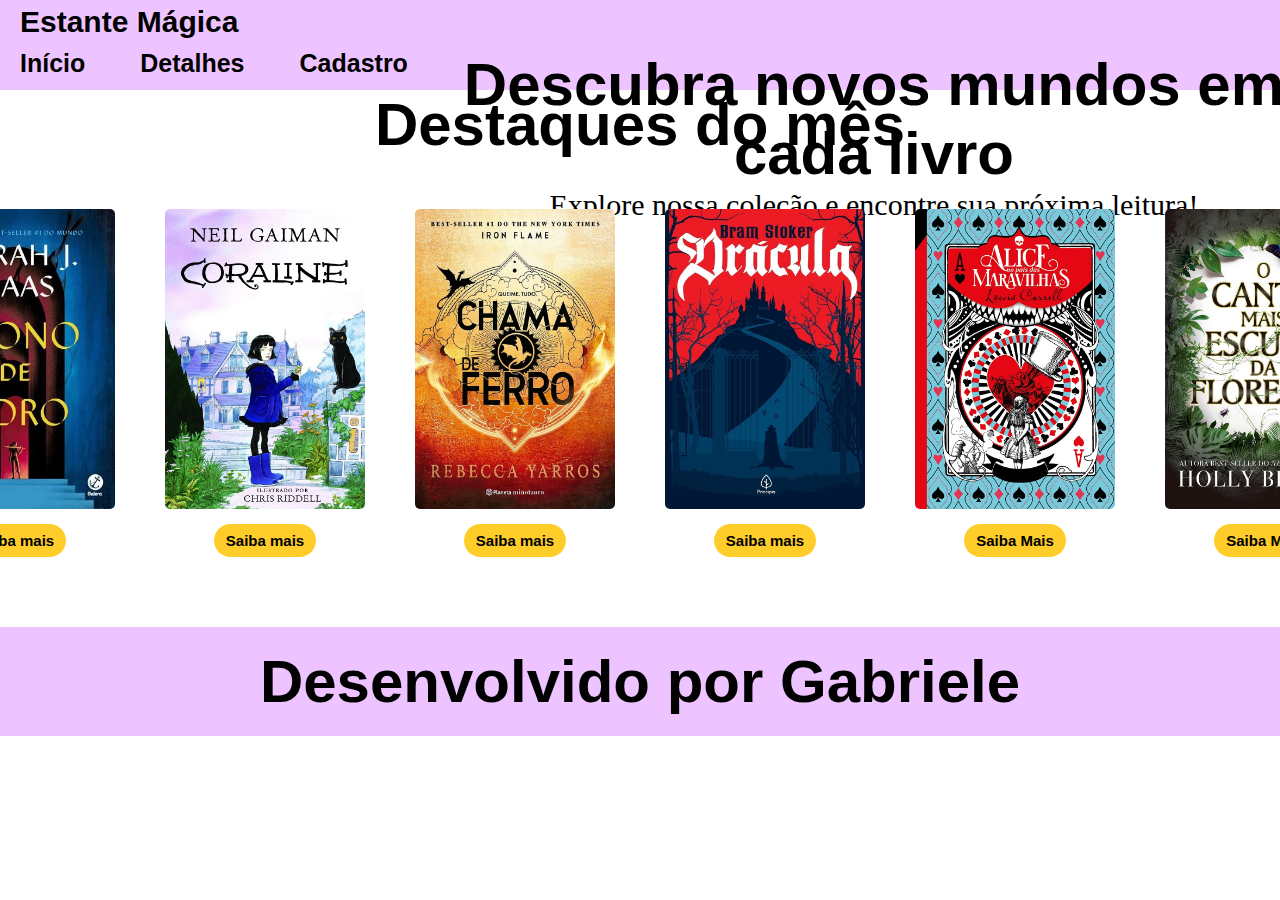
<file: index.html>
<!DOCTYPE html>
<html lang="pt-BR">
<head>
    <title>Pagina inicial</title>
    <meta charset="utf-8"/>
    <link rel="stylesheet" href="index.css">
</head>

<body>
    <header>
        <div class="topo">
        <h2 class="logo">Estante Mágica</h2>
    
    <nav>
        <ul>
            <li><a href="index.html">Início</a></li>
            <li><a href="detalhes.html">Detalhes</a></li>
            <li><a href="cadastro.html">Cadastro</a></li>
        </ul>
    </nav>
</div>

<div class="frasetopo">
    <main>
        <section>
            <h2>Descubra novos mundos em cada livro</h2>
            
            <p class="explore">Explore nossa coleção e encontre sua próxima leitura!</p>
        
        </section>
    </div>
</header>

        <section class="destaques">
            <h1 >Destaques do mês</h1>
            <ul>
                <li>
                    <img src="img/otronodevidro.jpg" alt="Capa do livro Trono de vidro" width="200">
                  <a href="tronodevidro.html"><button type="button">Saiba mais</button></a>
                </li>
                <li>
                    <img src="img/coraline.jpg" al="Capa do livro Coraline" width="200">
                   <a href="coraline.html"><button type="button">Saiba mais</button></a>
                </li>
                <li>
                    <img src="img/chama-de-ferro.jpg" al="Capa do livro chama de ferro" width="200">
                   <a href="chamadeferro.html"><button type ="button">Saiba mais</button></a>
                </li>
                <li>
                    <img src="img/dracula.jpg" al="Capa do livro Dracula" width="200">
                   <a href="dracula.html"><button type="button">Saiba mais</button></a>
                </li>
                <li>
                    <img src="img/alice-no-pais-das-maravilhas.jpg" alt="Capa do livro alice no pais das maravilhas" width="200">
                   <a href="detalhes.html"><button type="button">Saiba Mais</button></a>
                </li>
                <li>
                    <img src="img/o_canto_mais_escuro_da_floresta.jpg" alt="Capa do livro O canto mais escuro da floresta" width="200">
                    <a href="ocantomaisescuro.html"><button type="button">Saiba Mais</button></a>
                </li>
            </ul>
        </section>
    </main>
    
    <footer>
        <h1>Desenvolvido por Gabriele</h1>
    </footer>
    
</body>
</html>
</file>
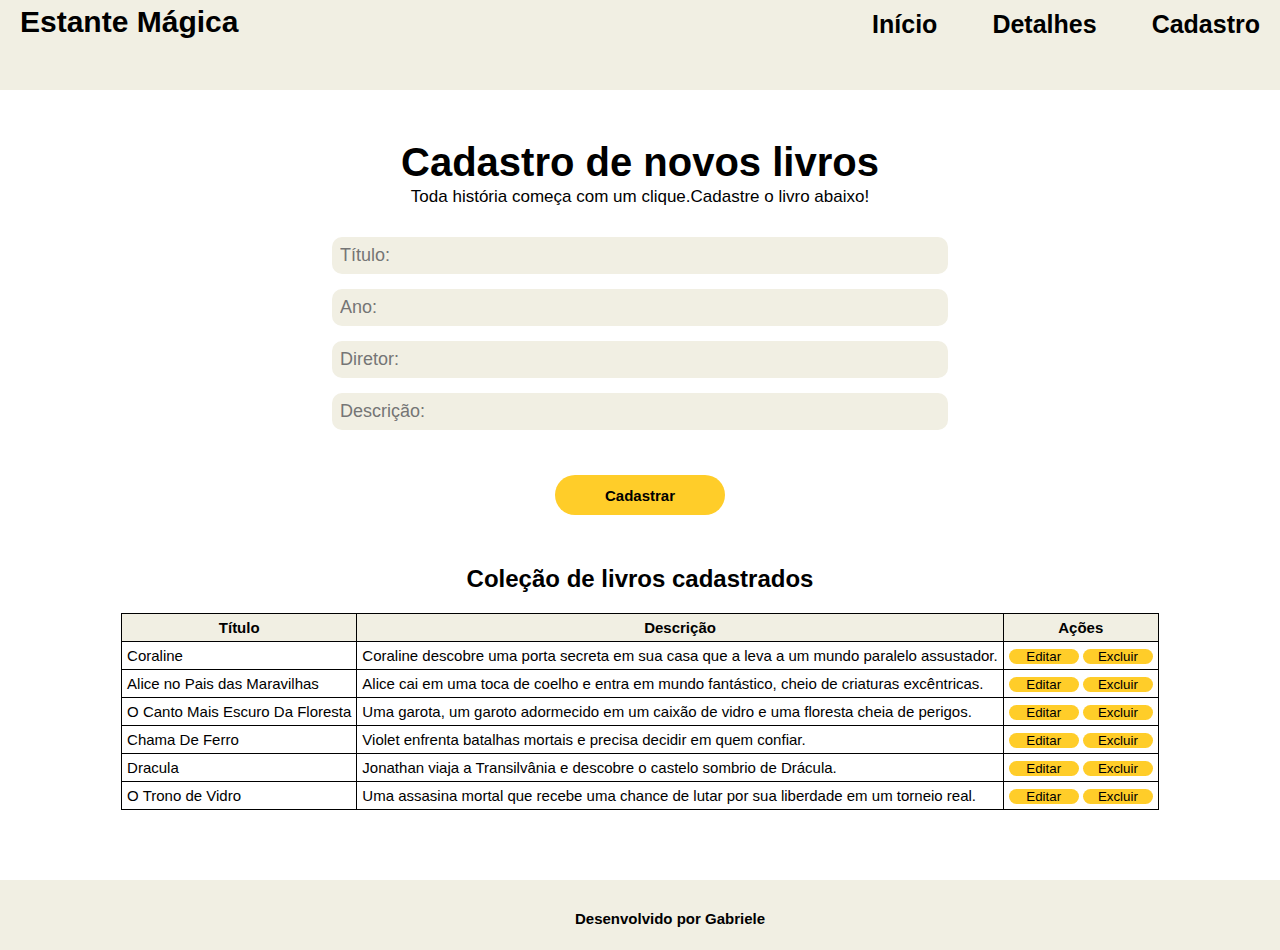
<file: cadastro.html>
<!DOCTYPE html>
<html lang="pt-BR">
 <head>
<title>Cadastro</title>
    <meta charset="utf-8">
    <link rel="stylesheet" href="cadastro.css">
</head>

 <body>
    <header>
           <h1 class="logo">Estante Mágica</h1> 
           
         <nav>
         <ul>
           <ul>
            <li><a href="index.html">Início</a></li>
            <li><a href="detalhes.html">Detalhes</a></li>
             <li><a href="cadastro.html">Cadastro</a></li>
         </ul>
         </nav>
   </header>

        <main>
            
            <div class="topo">
            <h2>Cadastro de novos livros</h2>
             <p>Toda história começa com um clique.Cadastre o livro abaixo!</p>
        </div>

            <div class="form-container">
            <form>

               <input type="text" id="titulo:" name="titulo"
                placeholder="Título:"></placehouder>

                <input type="text" id="ano" name="ano"
                placeholder="Ano:"></placehouder>

                <input type="text" id="diretor" name="diretor"
                placeholder="Diretor:"></placehouder>

                <input type="text" id="descricao" name="descricao"
                placeholder="Descrição:"></placehouder>
            
                <button class="cadastrar" type="submit">Cadastrar</button>
             </div>
            </form>
        
            <h2> Coleção de livros cadastrados</h2>
            <table border="1">
            <thead>
                <tr>
                    <th>Título</th>
                    <th>Descrição</th>
                    <th>Ações</th>
                </tr>
            </thead>
            <tbody>
                <tr>
                    <td>Coraline</td>
                    <td>Coraline descobre uma porta secreta em sua casa que a leva a um mundo paralelo assustador.</td>
                    <td>
                        <button>Editar</button>
                        <button>Excluir</button>
                    </td>
                </tr>
                <tr>
                    <td>Alice no Pais das Maravilhas</td>
                    <td>Alice cai em uma toca de coelho e entra em mundo fantástico, cheio de criaturas excêntricas.</td>
                    <td>
                        <button>Editar</button>
                        <button>Excluir</button>
                    </td>
                </tr>
                <tr>
                    <td>O Canto Mais Escuro Da Floresta</td>
                    <td>Uma garota, um garoto adormecido em um caixão de vidro e uma floresta cheia de perigos.
                    <td>
                        <button>Editar</button>
                        <button>Excluir</button>
                    </td>
                </tr>

                <tr>
                    <td>Chama De Ferro</td>
                    <td>Violet enfrenta batalhas mortais e precisa decidir em quem confiar.</td>
                    <td>
                        <button>Editar</button>
                        <button>Excluir</button>
                    </td>
                </tr>
                <tr>
                <td>Dracula</td>
                <td>Jonathan viaja a Transilvânia e descobre o castelo sombrio de Drácula. </td>
                <td>
                    <button>Editar</button>
                    <button>Excluir</button>
                </td>
                </tr>
                <tr>
                    <td>O Trono de Vidro</td>
                    <td>Uma assasina mortal que recebe uma chance de lutar por sua liberdade em um torneio real.</td>
                    <td>
                        <button>Editar</button>
                        <button>Excluir</button>
                    </td>
                </tr>
                
            </tbody>
            </table>
            </div>
           
        </main>

        <footer>
            <h1>Desenvolvido por Gabriele</h1>
        </footer>
        
    </body>
    </html>
</file>
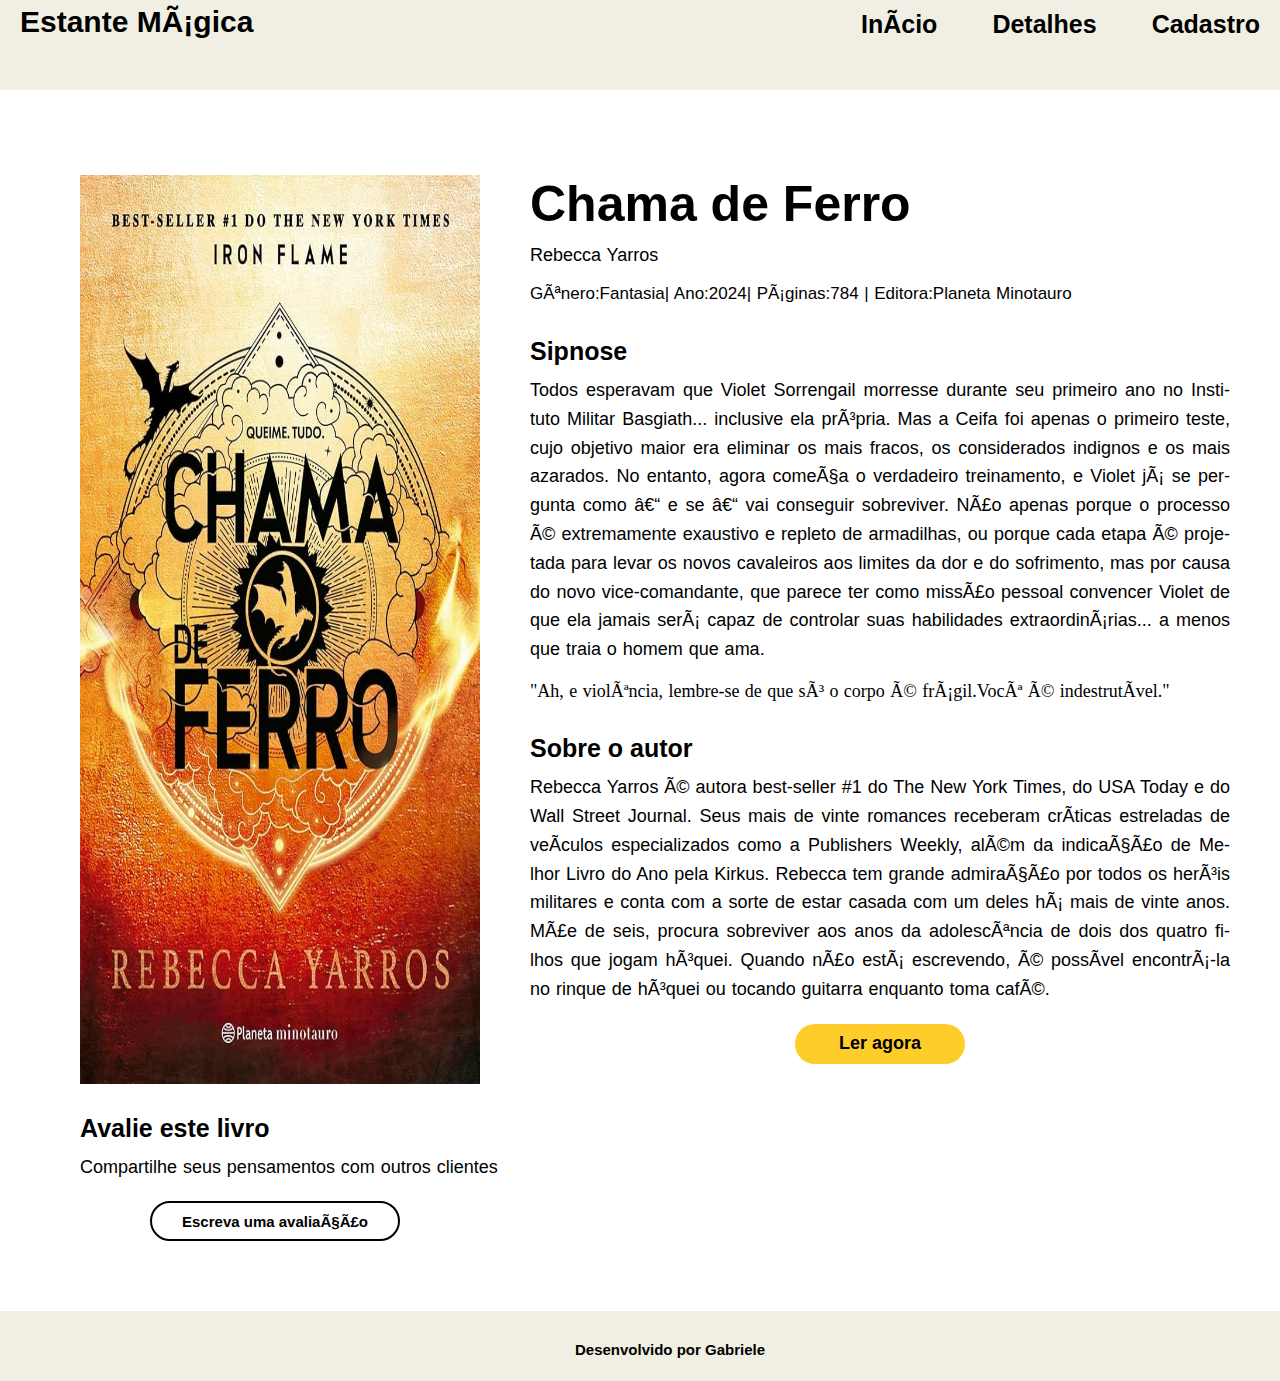
<file: chamadeferro.html>
<!DOCTYPE html>
<html lang="pt-BR">
<head>
    <title>chamadeferro</title>
    <meta charset="UFT-8">
    <link rel="stylesheet" href="style.css">

</head>
    
<body>
    <header>
        <h1  class="logo">Estante Mágica</h1>
        <nav>
            <ul>
                <li><a href="index.html">Início</a></li>
                <li><a href="detalhes.html">Detalhes</a></li>
                 <li><a href="cadastro.html">Cadastro</a></li>
             </ul>
        </nav>
    </header>
    

    <main>
        <div class="livro-container">
            <img class="capalivro" src="img/chama-de-ferro.jpg" alt="Chama De Ferro" width="400">

        <article>
            <h1 class="livro">Chama de Ferro</h1>
            <p class="autor">Rebecca Yarros</p>
            <p class="genero">Gênero:Fantasia| Ano:2024| Páginas:784 | Editora:Planeta Minotauro</p>

            <h2>Sipnose</h2>
            <p class="sipnose">Todos esperavam que Violet Sorrengail morresse durante seu primeiro ano no Instituto Militar Basgiath... inclusive ela própria. Mas a Ceifa foi apenas o primeiro teste, cujo objetivo maior era eliminar os mais fracos, os considerados indignos e os mais azarados. No entanto, agora começa o verdadeiro treinamento, e Violet já se pergunta como – e se – vai conseguir sobreviver. Não apenas porque o processo é extremamente exaustivo e repleto de armadilhas, ou porque cada etapa é projetada para levar os novos cavaleiros aos limites da dor e do sofrimento, mas por causa do novo vice-comandante, que parece ter como missão pessoal convencer Violet de que ela jamais será capaz de controlar suas habilidades extraordinárias... a menos que traia o homem que ama.</p>
        <p class="citacao">"Ah, e violência, lembre-se de que só o corpo é frágil.Você é indestrutível."</p>

        <h2>Sobre o autor</h2>
        <p>Rebecca Yarros é autora best-seller #1 do The New York Times, do USA Today e do Wall Street Journal. Seus mais de vinte romances receberam críticas estreladas de veículos especializados como a Publishers Weekly, além da indicação de Melhor Livro do Ano pela Kirkus. Rebecca tem grande admiração por todos os heróis militares e conta com a sorte de estar casada com um deles há mais de vinte anos. Mãe de seis, procura sobreviver aos anos da adolescência de dois dos quatro filhos que jogam hóquei. Quando não está escrevendo, é possível encontrá-la no rinque de hóquei ou tocando guitarra enquanto toma café.</p>
        <button type="button">Ler agora</button>
        </article>
    </div>

        <div class="caixa-avaliacao">
        <h2>Avalie este livro</h2>
        <p>Compartilhe seus pensamentos com outros clientes</p>
        <button class= "avaliacao" type="button">Escreva uma avaliação</button>
        </div>
    </main>

    <footer>
    <h1> Desenvolvido por Gabriele</h1>
   </footer>

    </body>
    </html>
</file>
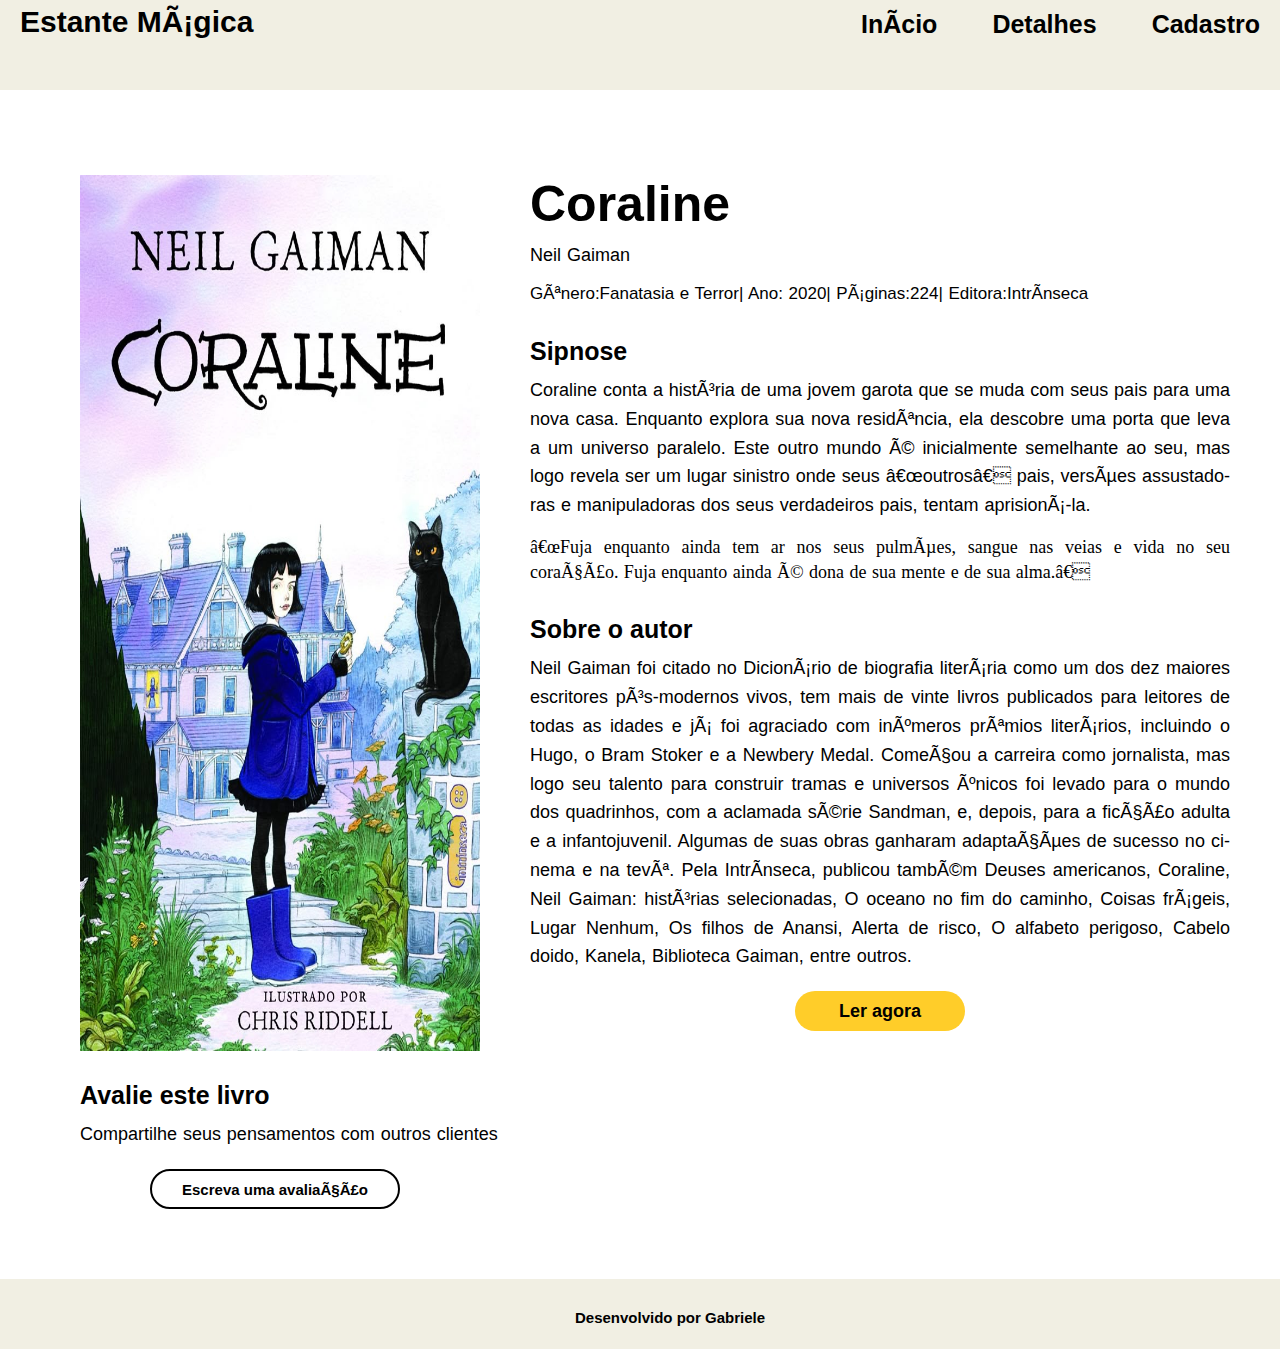
<file: coraline.html>
<!DOCTYPE html>
<html lang="pt-BR">
<head>
    <title>coraline</title>
    <meta charset="UFT-8">
    <link rel="stylesheet" href="style.css">
</head>

<body>
    <header>
        <h1 class="logo">Estante Mágica</h1>
    <nav>
        <ul>
            <li><a href="index.html">Início</a></li>
            <li><a href="detalhes.html">Detalhes</a></li>
             <li><a href="cadastro.html">Cadastro</a></li>
         </ul>
    </nav>
</header>

    <main>

        <div class="livro-container">
            <img class="capalivro" src="img/coraline.jpg" alt="Coraline" width="400">

            <article>
            <h1 class="livro">Coraline</h1>
            <p class="autor">Neil Gaiman</p>
            <p class="genero">Gênero:Fanatasia e Terror| Ano: 2020| Páginas:224| Editora:Intrínseca</p>

            <h2>Sipnose</h2>
            <p class="sipnose">Coraline conta a história de uma jovem garota que se muda com seus pais para uma nova casa. Enquanto explora sua nova residência, ela descobre uma porta que leva a um universo paralelo. Este outro mundo é inicialmente semelhante ao seu, mas logo revela ser um lugar sinistro onde seus “outros” pais, versões assustadoras e manipuladoras dos seus verdadeiros pais, tentam aprisioná-la.</p>
        <p class="citacao"> “Fuja enquanto ainda tem ar nos seus pulmões, sangue nas veias e vida no seu coração. Fuja enquanto ainda é dona de sua mente e de sua alma.”</p>
           

        <h2>Sobre o autor</h2>
        <p>Neil Gaiman foi citado no Dicionário de biografia literária como um dos dez maiores escritores pós-modernos vivos, tem mais de vinte livros publicados para leitores de todas as idades e já foi agraciado com inúmeros prêmios literários, incluindo o Hugo, o Bram Stoker e a Newbery Medal. Começou a carreira como jornalista, mas logo seu talento para construir tramas e universos únicos foi levado para o mundo dos quadrinhos, com a aclamada série Sandman, e, depois, para a ficção adulta e a infantojuvenil. Algumas de suas obras ganharam adaptações de sucesso no cinema e na tevê. Pela Intrínseca, publicou também Deuses americanos, Coraline, Neil Gaiman: histórias selecionadas, O oceano no fim do caminho, Coisas frágeis, Lugar Nenhum, Os filhos de Anansi, Alerta de risco, O alfabeto perigoso, Cabelo doido, Kanela, Biblioteca Gaiman, entre outros.</p>
        <button type="button">Ler agora</button>
         </article>
        </div>
    
        <div class="caixa-avaliacao">
        <h2>Avalie este livro</h2>
        <p>Compartilhe seus pensamentos com outros clientes</p>
        <button class="avaliacao"  type="button">Escreva uma avaliação</button>
        </div> 
    </main>

<footer> 
    <h1> Desenvolvido por Gabriele</h1>
</footer>

</body>
</html>
</file>
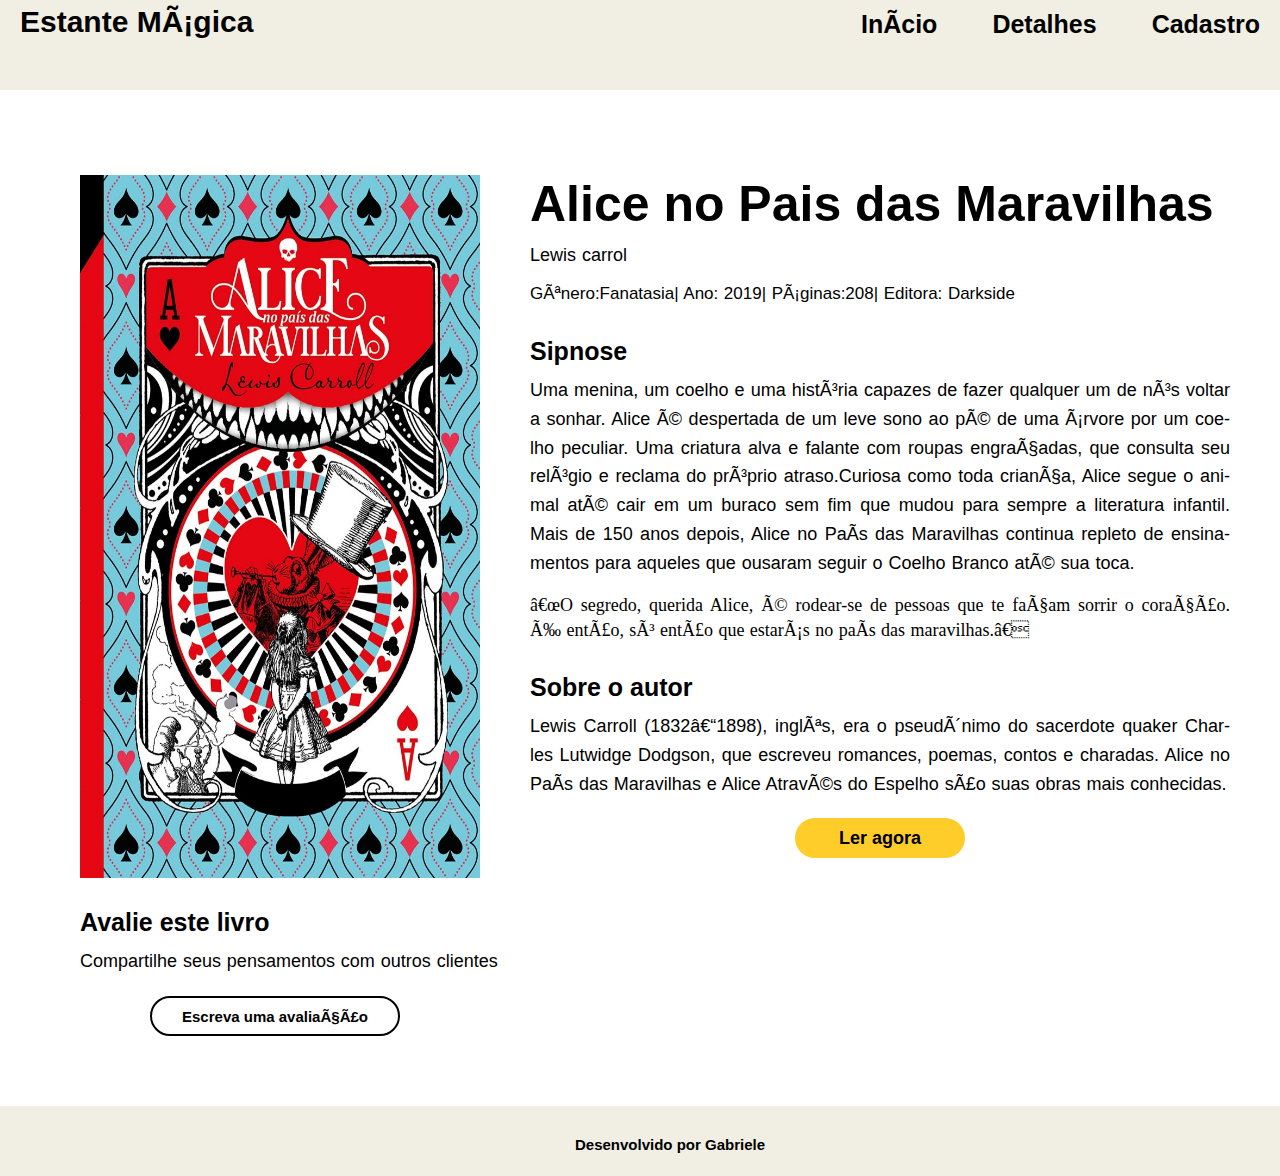
<file: detalhes.html>
<!DOCTYPE html>
<html lang="pt-BR">
<head>
    <title>Detalhes</title>
    <meta charset="UFT-8">
    <link rel="stylesheet" href="style.css">
</head>

<body>
<header>
        <h1  class="logo">Estante Mágica</h1>

    <nav>
        <ul>
            <li><a href="index.html">Início</a></li>
            <li><a href="detalhes.html">Detalhes</a></li>
             <li><a href="cadastro.html">Cadastro</a></li>
         </ul>
    </nav>
</header>

    <main>
        <div class="livro-container">
        <img href src="img/alice-no-pais-das-maravilhas.jpg" alt="Alice no pais das Maravilhas" width="400">

          <article>
            <h1 class="livro">Alice no Pais das Maravilhas</h1>
            <p class="autor">Lewis carrol</p>
            <p class="genero">Gênero:Fanatasia| Ano: 2019| Páginas:208| Editora: Darkside</p>

            <h2>Sipnose</h2>
            <p class="sipnose"> Uma menina, um coelho e uma história capazes de fazer qualquer um de nós voltar a sonhar. Alice é despertada de um leve sono ao pé de uma árvore por um coelho peculiar. Uma criatura alva e falante com roupas engraçadas, que consulta seu relógio e reclama do próprio atraso.Curiosa como toda criança, Alice segue o animal até cair em um buraco sem fim que mudou para sempre a literatura infantil. Mais de 150 anos depois, Alice no País das Maravilhas continua repleto de ensinamentos para aqueles que ousaram seguir o Coelho Branco até sua toca.</p>
        <p class="citacao">“O segredo, querida Alice, é rodear-se de pessoas que te façam sorrir o coração. É então, só então que estarás no país das maravilhas.”</p>
        
        <h2>Sobre o autor</h2>
        <p>Lewis Carroll (1832–1898), inglês, era o pseudônimo do sacerdote quaker Charles Lutwidge Dodgson, que escreveu romances, poemas, contos e charadas. Alice no País das Maravilhas e Alice Através do Espelho são suas obras mais conhecidas.</p>
        <button type="button">Ler agora</button>
        </article>
        </div>

      <div class="caixa-avaliacao">
        <h2>Avalie este livro</h2>
        <p>Compartilhe seus pensamentos com outros clientes</p>
        <button class="avaliacao" type="button">Escreva uma avaliação</button>
        </div>
    </main>

<footer>
    <h1> Desenvolvido por Gabriele</h1>
</footer>

</body>
</html>
</file>
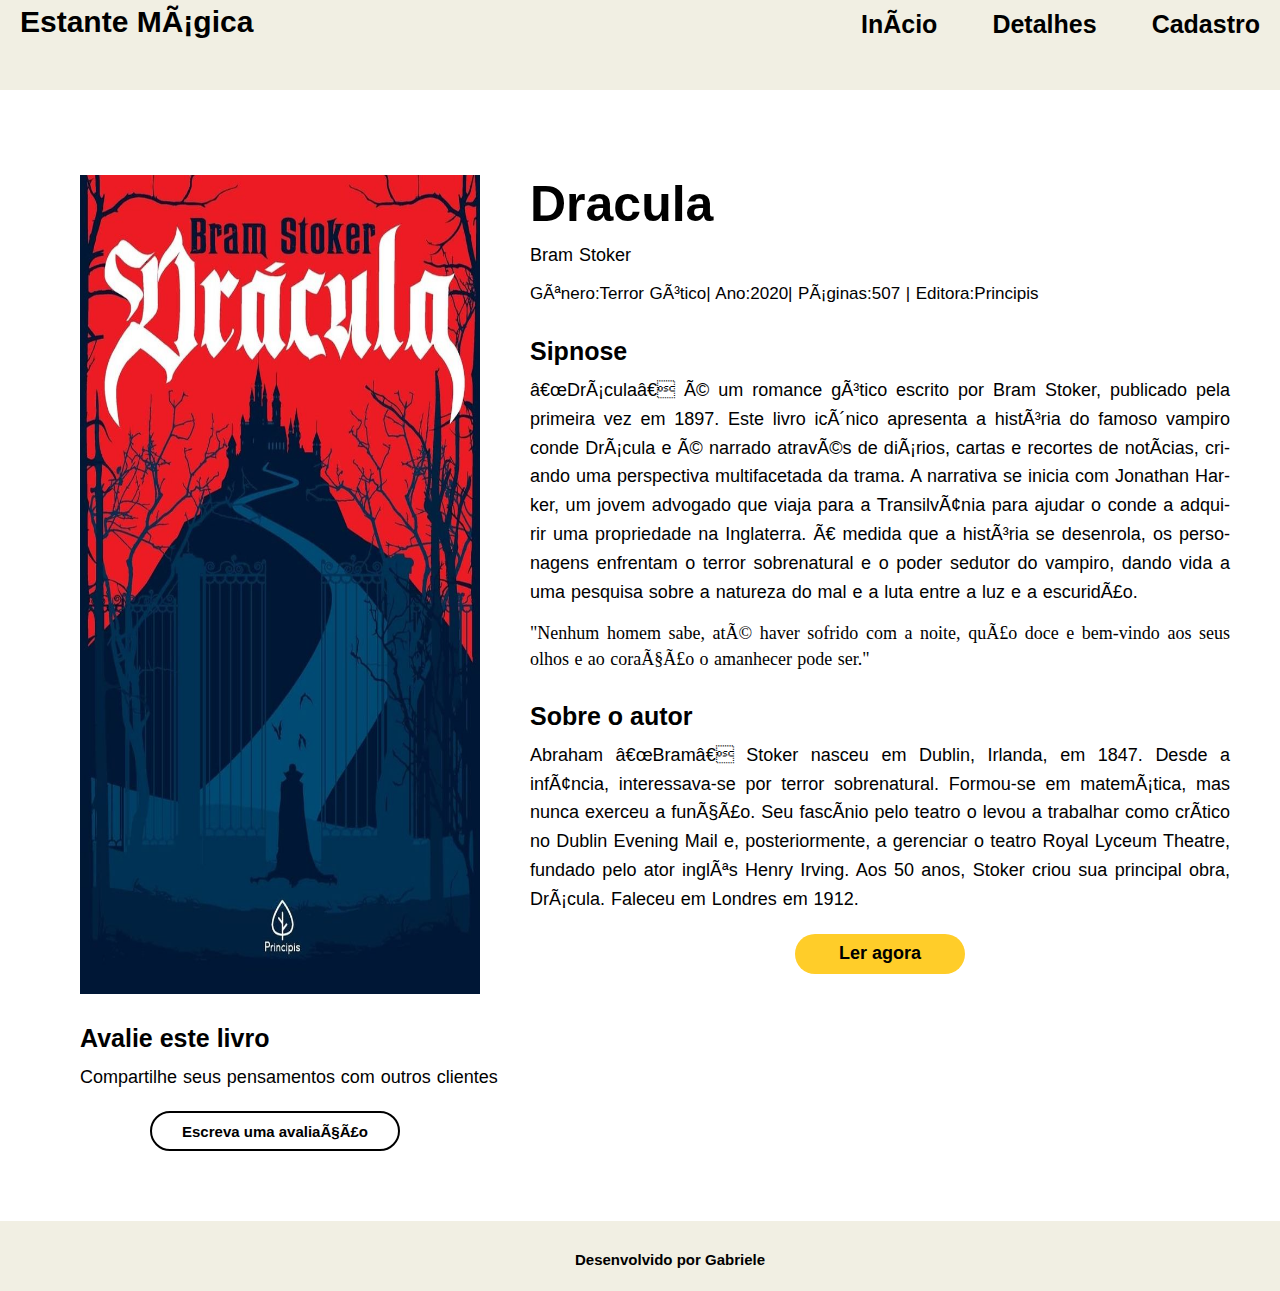
<file: dracula.html>
<!DOCTYPE html>
<html lang="pt-BR">
<head>
    <title>Dracula</title>
    <meta charset="UFT-8">
    <link rel="stylesheet" href="style.css">
</head>

<body>
    <header>
        <h1  class="logo">Estante Mágica</h1>
    <nav>
        <ul>
            <li><a href="index.html">Início</a></li>
            <li><a href="detalhes.html">Detalhes</a></li>
             <li><a href="cadastro.html">Cadastro</a></li>
         </ul>
    </nav>
</header>

    <main>

        <div class="livro-container">
          <img class="capalivro" href src="img/dracula.jpg" alt="Dracula" width="400">

            <article>
            <h1 class="livro">Dracula</h1>
            <p class="autor">Bram Stoker</p>
            <p class="genero">Gênero:Terror Gótico| Ano:2020| Páginas:507 | Editora:Principis</p>

            <h2>Sipnose</h2>
            <p class="sipnose">“Drácula” é um romance gótico escrito por Bram Stoker, publicado pela primeira vez em 1897. Este livro icônico apresenta a história do famoso vampiro conde Drácula e é narrado através de diários, cartas e recortes de notícias, criando uma perspectiva multifacetada da trama. A narrativa se inicia com Jonathan Harker, um jovem advogado que viaja para a Transilvânia para ajudar o conde a adquirir uma propriedade na Inglaterra. À medida que a história se desenrola, os personagens enfrentam o terror sobrenatural e o poder sedutor do vampiro, dando vida a uma pesquisa sobre a natureza do mal e a luta entre a luz e a escuridão.</p>
        <p class="citacao">"Nenhum homem sabe, até haver sofrido com a noite, quão doce e bem-vindo aos seus olhos e ao coração o amanhecer pode ser."</p>
        
        <h2>Sobre o autor</h2>
        <p>Abraham “Bram” Stoker nasceu em Dublin, Irlanda, em 1847. Desde a infância, interessava-se por terror sobrenatural. Formou-se em matemática, mas nunca exerceu a função. Seu fascínio pelo teatro o levou a trabalhar como crítico no Dublin Evening Mail e, posteriormente, a gerenciar o teatro Royal Lyceum Theatre, fundado pelo ator inglês Henry Irving. Aos 50 anos, Stoker criou sua principal obra, Drácula. Faleceu em Londres em 1912.</p>

        <button type="button">Ler agora</button>
       </article>
        </div>

<div class="caixa-avaliacao">
        <h2>Avalie este livro</h2>
        <p>Compartilhe seus pensamentos com outros clientes</p>
        <button class="avaliacao" type="button">Escreva uma avaliação</button>
       </div>
    </main>

    <footer>
    <h1> Desenvolvido por Gabriele</h1>
</footer>

</body>
</html>
</file>
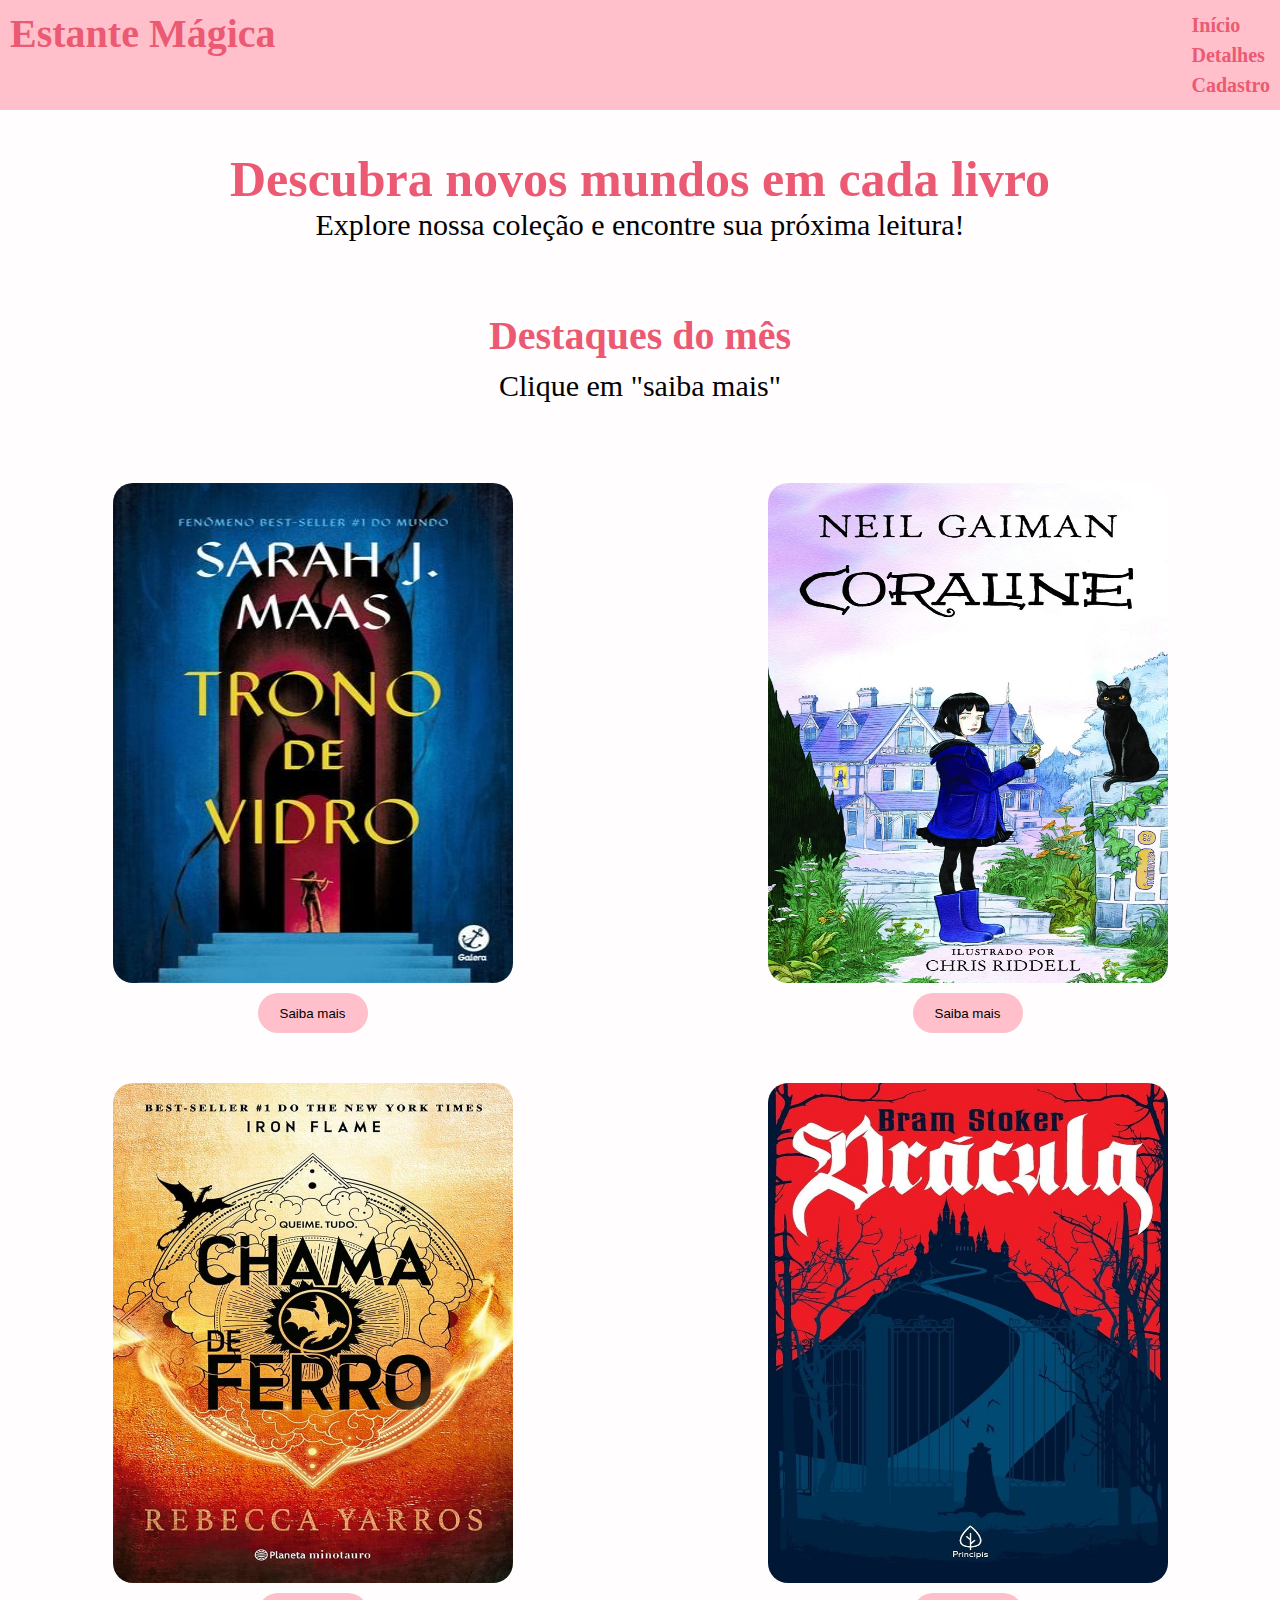
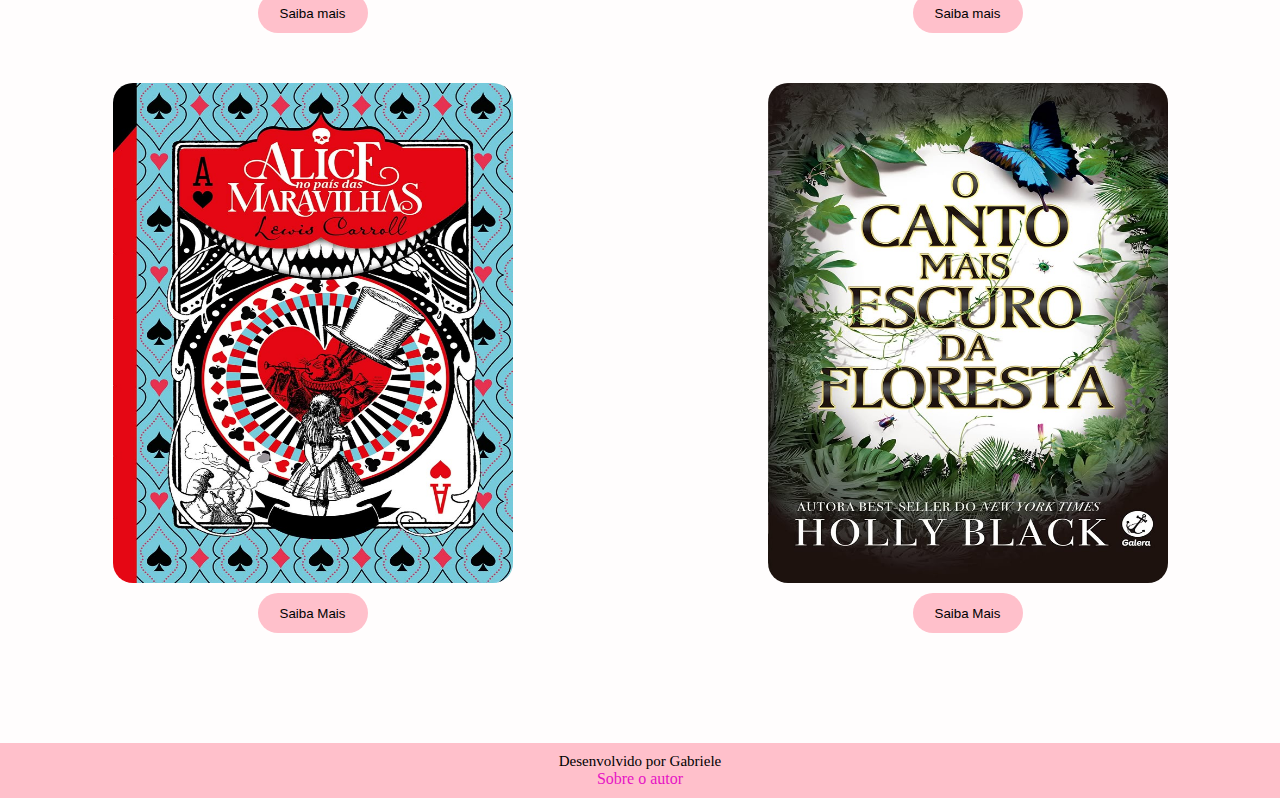
<file: index2.html>
<!DOCTYPE html>
<html lang="pt-BR">
<head>
    <title>Pagina inicial</title>
    <meta charset="utf-8"/>
    <link rel="stylesheet" href="index2.css">
</head>

<body>
    <header>
        <h1  class="logo">Estante Mágica</h1>
    <nav>
        <ul>
            <li><a href="index.html">Início</a></li>
            <li><a href="detalhes.html">Detalhes</a></li>
             <li><a href="cadastro.html">Cadastro</a></li>
         </ul>
    </nav>
</header>
    </header>

   <div class="frasetopo">
    <main>
        <section>
            <h2>Descubra novos mundos em cada livro</h2>
            
            <p class="explore">Explore nossa coleção e encontre sua próxima leitura!</p>
        
        </section>
    </div>

        <section class="destaques">
            <h1>Destaques do mês</h1>
             <p class="frase-clique"> Clique em "saiba mais"</p>
            <ul>
                <li>
                  <img src="img/otronodevidro.jpg" alt="Capa do livro Trono de vidro"  width="200">
                  <a href="tronodevidro.html"><button type="button">Saiba mais</button></a>
                </li>
                <li>
                    <img src="img/coraline.jpg" al="Capa do livro Coraline"  width="200">
                   <a href="coraline.html"><button type="button">Saiba mais</button></a>
                </li>
                <li>
                    <img src="img/chama-de-ferro.jpg" al="Capa do livro chama de ferro"  width="200">
                   <a href="chamadeferro.html"><button type ="button">Saiba mais</button></a>
                </li>
                <li>
                    <img src="img/dracula.jpg" al="Capa do livro Dracula"  width="200">
                   <a href="dracula.html"><button type="button">Saiba mais</button></a>
                </li>
                <li>
                    <img src="img/alice-no-pais-das-maravilhas.jpg" alt="Capa do livro alice no pais das maravilhas"  width="200">
                   <a href="detalhes.html"><button type="button">Saiba Mais</button></a>
                </li>
                <li>
                    <img src="img/o_canto_mais_escuro_da_floresta.jpg" alt="Capa do livro O canto mais escuro da floresta"  width="200">
                    <a href="ocantomaisescuro.html"><button type="button">Saiba Mais</button></a>
                </li>
            </ul>
        </section>
    </main>
    
    <footer>
        <p class="frase-rodape">Desenvolvido por Gabriele</p>
        <a href="sobremim.html">Sobre o autor</a>
    </footer>
    
</body>
</html>
</file>
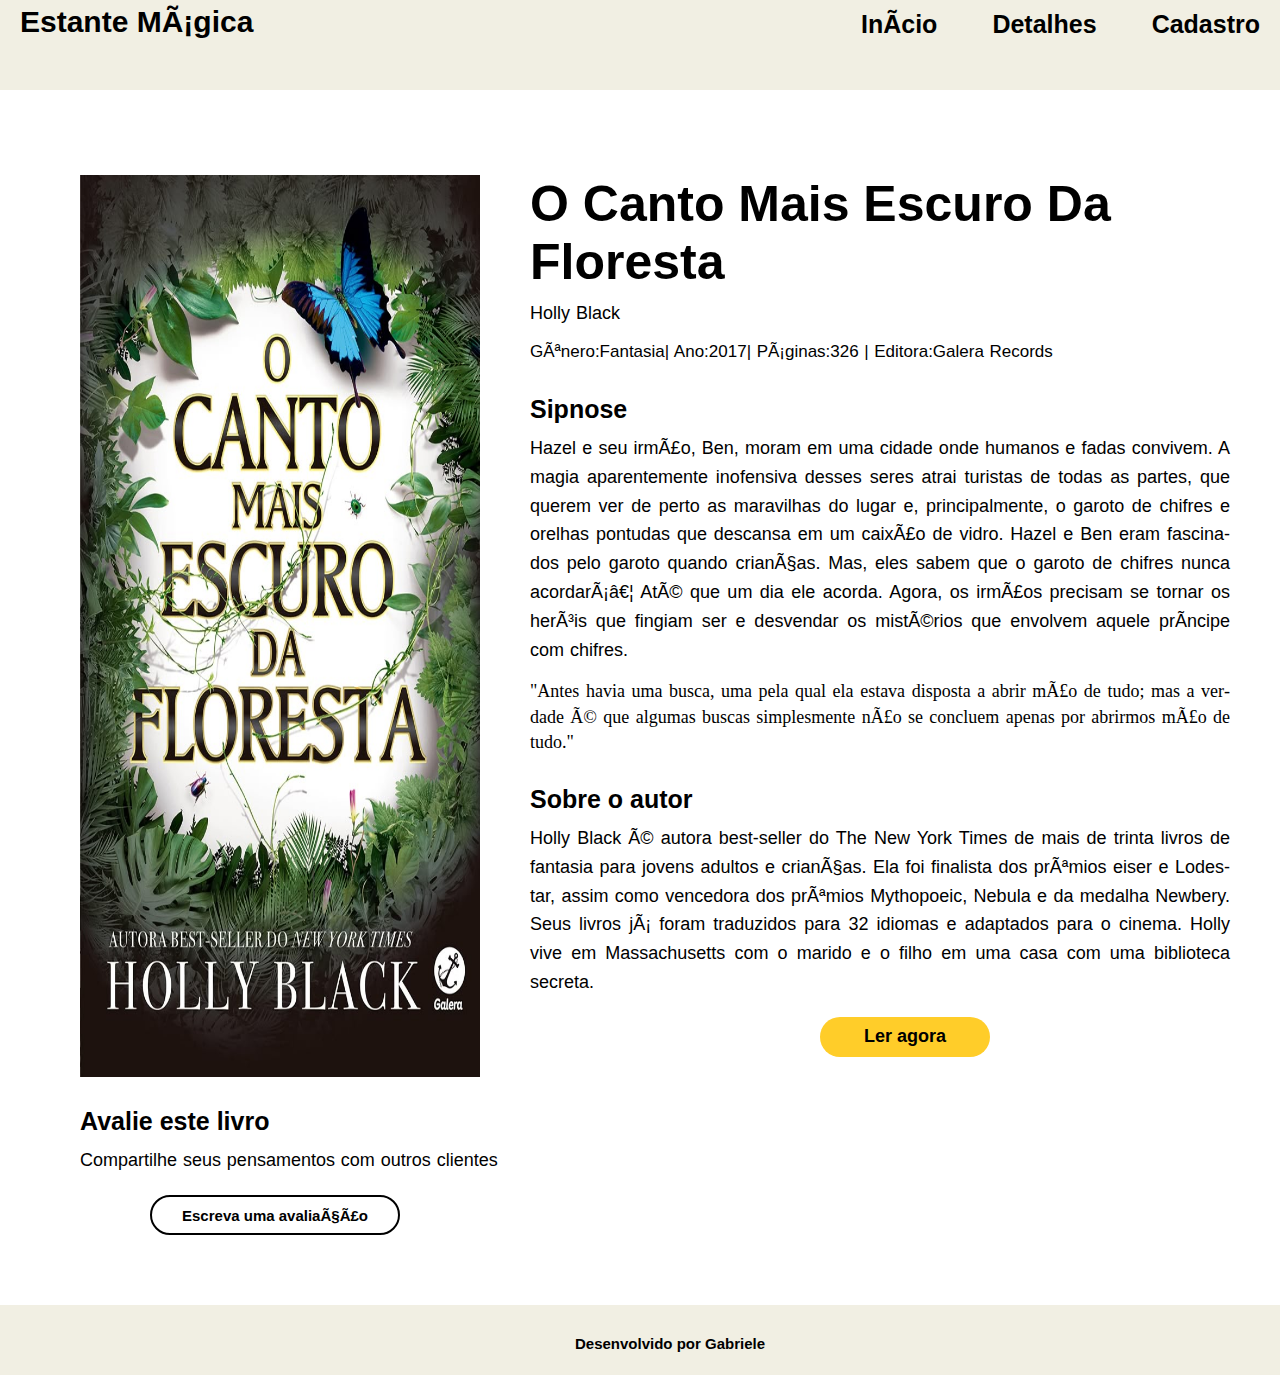
<file: ocantomaisescuro.html>
<!DOCTYPE html>
<html lang="pt-BR">
<head>
    <title>ocantomaisescurodafloresta</title>
    <meta charset="UFT-8">
    <link rel="stylesheet" href="style.css">
</head>

<body>
    <header>
        <h1 class="logo">Estante Mágica</h1>
    <nav>
        <ul>
            <li><a href="index.html">Início</a></li>
            <li><a href="detalhes.html">Detalhes</a></li>
             <li><a href="cadastro.html">Cadastro</a></li>
         </ul>
    </nav>
    </header>

    <main>

        <div class="livro-container">
            <img class="capalivro" src="img/o_canto_mais_escuro_da_floresta.jpg" alt="O canto mais escuro da floresta" width="400">

            <article>
            <h1 class="livro">O Canto Mais Escuro Da Floresta</h1>
            <p class="autor">Holly Black</p>
            <p class="genero">Gênero:Fantasia| Ano:2017| Páginas:326 | Editora:Galera Records</p>
            
            <h2>Sipnose</h2>
            <p class="sipnose">Hazel e seu irmão, Ben, moram em uma cidade onde humanos e fadas convivem. A magia aparentemente inofensiva desses seres atrai turistas de todas as partes, que querem ver de perto as maravilhas do lugar e, principalmente, o garoto de chifres e orelhas pontudas que descansa em um caixão de vidro. Hazel e Ben eram fascinados pelo garoto quando crianças. Mas, eles sabem que o garoto de chifres nunca acordará… Até que um dia ele acorda. Agora, os irmãos precisam se tornar os heróis que fingiam ser e desvendar os mistérios que envolvem aquele príncipe com chifres.</p>
        <p class="citacao">"Antes havia uma busca, uma pela qual ela estava disposta a abrir mão de tudo; mas a verdade é que algumas buscas simplesmente não se concluem apenas por abrirmos mão de tudo."</p>

        <h2>Sobre o autor</h2>
        <p>Holly Black é autora best-seller do The New York Times de mais de trinta livros de fantasia para jovens adultos e crianças. Ela foi finalista dos prêmios eiser e Lodestar, assim como vencedora dos prêmios Mythopoeic, Nebula e da medalha Newbery. Seus livros já foram traduzidos para 32 idiomas e adaptados para o cinema. Holly vive em Massachusetts com o marido e o filho em uma casa com uma biblioteca secreta.</p>
        <button type="button">Ler agora</button>
        </article>
        </div>

         <div class="caixa-avaliacao">
        <h2>Avalie este livro</h2>
        <p>Compartilhe seus pensamentos com outros clientes</p>
        <button class="avaliacao" type="button"> Escreva uma avaliação</button>
    </div>
    </main>

     <footer>
    <h1> Desenvolvido por Gabriele</h1>
    </footer>

   </body>
   </html>
</file>
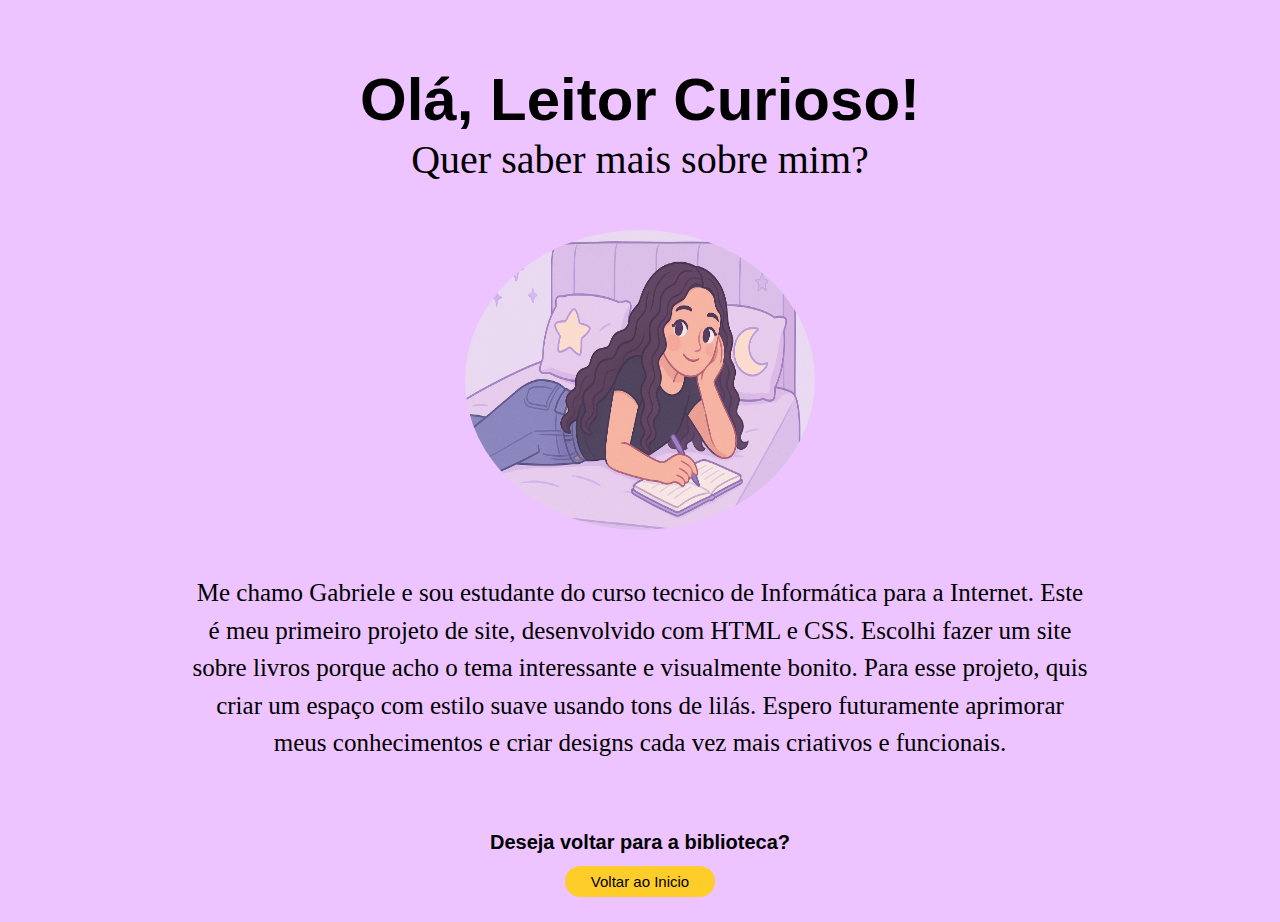
<file: sobremim.html>
<!DOCTYPE html>
<html lang="pt-BR">
 <head>
<title>Sobre mim</title>
    <meta charset="utf-8">
    <link rel="stylesheet" href="sobremim.css">
 </head>
 <body>

    <main>

      <div class="topo">
 <h1>Olá, Leitor Curioso!</h1>
 <p>Quer saber mais sobre mim?</p>
      </div>


 <div class="imagem">
 <img src="img/foto-sobre.png">
 </div>

 <section class="sobre-mim">
  <p>Me chamo Gabriele e sou estudante do curso tecnico de Informática para a Internet. Este é meu primeiro projeto de site, desenvolvido com HTML e CSS. Escolhi fazer um site sobre livros porque acho o tema interessante e visualmente bonito. Para esse projeto, quis criar um espaço com estilo suave usando tons de lilás. Espero futuramente aprimorar meus conhecimentos e criar designs cada vez mais criativos e funcionais.</p>
 </section>
 
 <div class="final">
 <h2>Deseja voltar para a biblioteca?</h2>
 <a href="index.html"><button type="button">Voltar ao Inicio</button></a>
 </div>
    </main>
 </body>
</file>
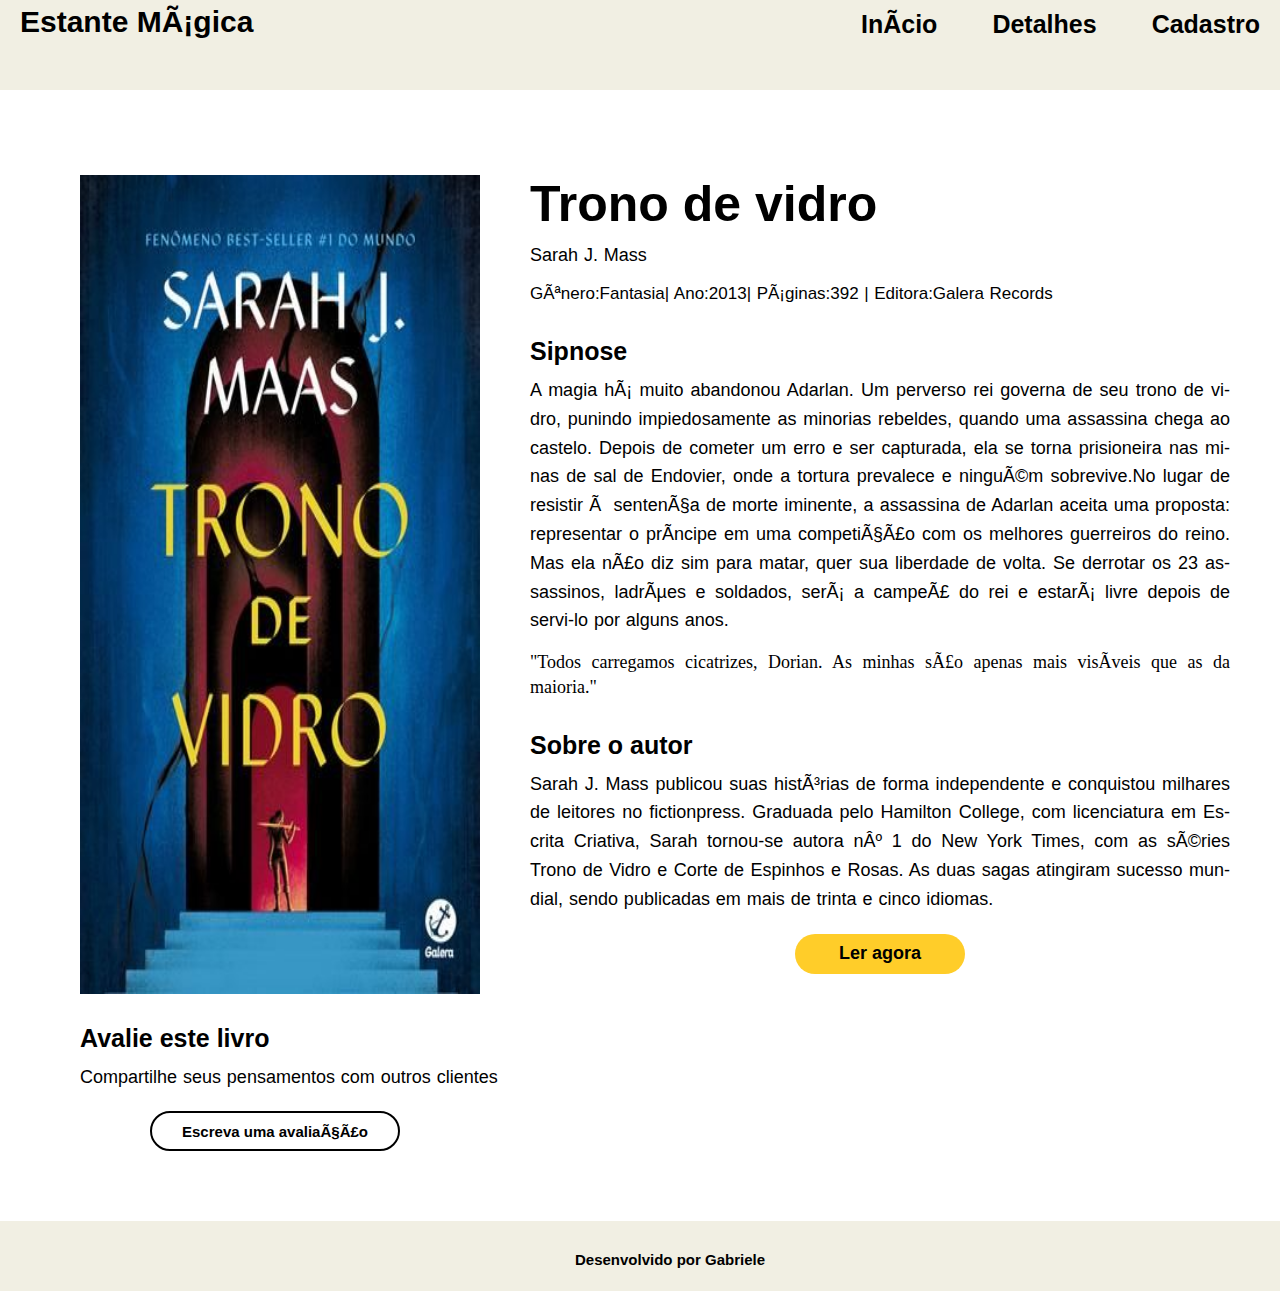
<file: tronodevidro.html>
<!DOCTYPE html>
<html lang="pt-BR">
<head>
    <title>tronodevidro</title>
    <meta charset="UFT-8">
    <link rel="stylesheet" href="style.css">
</head>

<body>
    <header>
        <h1  class="logo">Estante Mágica</h1>
    <nav>
        <ul>
            <li><a href="index.html">Início</a></li>
            <li><a href="detalhes.html">Detalhes</a></li>
             <li><a href="cadastro.html">Cadastro</a></li>
         </ul>
    </nav>
    </header>

    <main>

        <div class="livro-container">
            <img class="capalivro" src="img/otronodevidro.jpg" alt="Trono de vidro" width="400">

            <article>
            <h1 class="livro">Trono de vidro</h1>
            <p class="autor"> Sarah J. Mass</p>
            <p class="genero">Gênero:Fantasia| Ano:2013| Páginas:392 | Editora:Galera Records</p>

            <h2>Sipnose</h2>
            <p class="sipnose">A magia há muito abandonou Adarlan. Um perverso rei governa de seu trono de vidro, punindo impiedosamente as minorias rebeldes, quando uma assassina chega ao castelo. Depois de cometer um erro e ser capturada, ela se torna prisioneira nas minas de sal de Endovier, onde a tortura prevalece e ninguém sobrevive.No lugar de resistir à sentença de morte iminente, a assassina de Adarlan aceita uma proposta: representar o príncipe em uma competição com os melhores guerreiros do reino. Mas ela não diz sim para matar, quer sua liberdade de volta. Se derrotar os 23 assassinos, ladrões e soldados, será a campeã do rei e estará livre depois de servi-lo por alguns anos.</p>
        <p class="citacao">"Todos carregamos cicatrizes, Dorian. As minhas são apenas mais visíveis que as da maioria."</p>

        <h2>Sobre o autor</h2>
        <p>Sarah J. Mass publicou suas histórias de forma independente e conquistou milhares de leitores no fictionpress. Graduada pelo Hamilton College, com licenciatura em Escrita Criativa, Sarah tornou-se autora nº 1 do New York Times, com as séries Trono de Vidro e Corte de Espinhos e Rosas. As duas sagas atingiram sucesso mundial, sendo publicadas em mais de trinta e cinco idiomas.</p>
        
        <button type="button">Ler agora</button>
   </article>
    </div>

    <div class="caixa-avaliacao">
        <h2>Avalie este livro</h2>
        <p>Compartilhe seus pensamentos com outros clientes</p>
        <button class="avaliacao" type="button">Escreva uma avaliação</button>
    </div>
    </main>

    <footer>
    <h1> Desenvolvido por Gabriele</h1>
    </footer>

     </body>
    </html>
</file>
<file: index.css>
*{
    margin: 0%;
    padding: 0%;
}

body {
   font-family: Arial, Helvetica, sans-serif;
}

header {
    padding: 0 20px;
    width: 100%;
    height: 90px;
    background-color:#edc4ff;
    display: flex;
     top: 0;
    justify-content: space-between;
}
    
nav li {
    margin-top: 10px;
    font-size: 25px;
    font-family: Arial, Helvetica, sans-serif;
    display: inline-block;
    margin-right: 40px;
    font-weight: bold;
}

    nav a {
    color: black;
    text-decoration: none;
}

nav ul {
    list-style: none;
    display: flex;
    gap: 15px;
}

.logo{
    font-family: 'Gill Sans', 'Gill Sans MT', Calibri, 'Trebuchet MS', sans-serif;;
    margin-top: 5px;
    font-size: 30px;
    color: black}

h2{
    font-size: 60px;
    color: black
}

.frasetopo {
    color: black;
    text-align: center;
    margin-top: 50px;
    margin-bottom: 50pxs;
    font-size: 5px;
    
}

.explore {
    font-size: 30px;
    font-family: Georgia, 'Times New Roman', Times, serif;
    margin-bottom: 60px;
}

h1{
    text-align: center;
    font-size: 60px;
    color: black;
}

.frase-clique {
    font-size: 25px;
    font-family:Times New Roman;
    color: rgb(134, 12, 134);
    margin-top: 8px;

}

.destaques ul {
    margin-top: 50px;
     display: flex;
     justify-content: center;
     gap: 50px
}

.destaques li {
    display: flex;
    flex-direction: column;

}

.destaques {
    text-align: center;
}

.destaques img {
    max-height: 400px;
    border-radius: 5px;
    width: 200px;
    height: 300px;
}

.destaques button {
    margin-top: 15px;
    background-color: #FFCD29;
    color: black;
    border: none;
    border-radius: 30px;
    padding: 8px 12px;
    font-size: 15px;
    font-weight: 600;
}

button:hover {
    background-color:  #fcbf49;
}

.container {
    display: flex;
    flex-direction: column;
    min-height: 100vh;
}

.container main {
    flex: 1 1 0;

}

footer{
    text-align: center;
    background-color:#edc4ff;
    max-width: 100%;
    margin-top: 70px;
    padding: 20px;

}
footer a {
    color: rgb(134, 12, 134);
}
</file>
<file: cadastro.css>
*{
    padding:0;
    margin:0;
}

body {
   font-family: Arial, Helvetica, sans-serif;
}

header {
    padding: 0 20px;
    width: 100%;
    height: 90px;
    background-color: #F1EFE3;
    display: flex;
     position: fixed;
     top: 0;
    justify-content: space-between;
}

main {
    margin-top: 140px;
}
    
nav li {
    margin-top: 10px;
    font-size: 25px;
    font-family: Arial, Helvetica, sans-serif;
    display: inline-block;
    margin-right: 40px;
    font-weight: bold;
}

    nav a {
    color: black;
    text-decoration: none;
}

nav ul {
    list-style: none;
    display: flex;
    gap: 15px;
}

.logo{
    font-family: 'Gill Sans', 'Gill Sans MT', Calibri, 'Trebuchet MS', sans-serif;;
    margin-top: 5px;
    font-size: 30px;
    color: black}

.topo {
    margin-top: 30px;
    text-align: center;
}


.topo h2 {
    font-size: 40px;
    margin-bottom: 2px;
}

.topo p {
    font-size: 17px;
}

.form-container {
    margin-top: 20px;
    text-align: center;
}

form {
    margin-top: 30px;
    margin-bottom: 20px;
    align-items: center;
    display: flex;
    flex-direction: column;
}

form input, form textarea{
    border-radius: 10px;
    border: none;
    background-color: #F1EFE3;
    font-size: 18px;
    width: 600px;
    padding: 8px;
    margin-bottom: 15px;
}

.cadastrar {
    margin-top: 30px;
    margin-bottom: 20px;
    width: 170px;
    height: 40px;
    border: none;
    border-radius: 30px;
    background-color: #FFCD29;
    font-size: 15px;
    font-weight: 600;
}

h2 {
    text-align: center;
    margin-top: 30px;
    margin-bottom: 20px;
}

table {
    width: 70%;
    font-size: 15px;
    margin: 10px auto;
    border: none;
    border-collapse: collapse;
    font-family: Arial, Helvetica, sans-serif;
}

th, td {
    border: 1px solid black;
    padding: 5px;
    text-align: left;
    white-space: nowrap;
}

th {
    background-color: #F1EFE3;
    font-weight: bold;
    text-align: center;
}

button {
    border-radius: 8px;
    width: 70px;
    border: none;
    background-color: #FFCD29;
}

button:hover {
    background-color: #fcbf49;
}

footer h1{
    font-family: 'Gill Sans', 'Gill Sans MT', Calibri, 'Trebuchet MS', sans-serif;
    margin-top: 70px;
    padding: 30px;
    width: 100%;
    height: 10px;
    background-color: #F1EFE3;
    font-size: 15px;
    text-align: center;
}
</file>
<file: style.css>
* {
    margin: 0%;
    padding: 0%;
}

body {
    padding-top: 80px;
    background-color:#FFFFFF;
    color:black
}

header {
    padding: 0 20px;
    width: 100%;
    height: 90px;
    background-color: #F1EFE3;
    display: flex;
    justify-content: space-between;
    position: fixed;
    top: 0;
 }

nav li {
    margin-top: 10px;
    font-size: 25px;
    font-family: Arial, Helvetica, sans-serif;
    display: inline-block;
    margin-right: 40px;
    font-weight: bold;
}

nav a {
    color: black;
    text-decoration: none;
}

nav ul {
    list-style: none;
    display: flex;
    gap: 15px;
}

.logo{
    font-family: 'Gill Sans', 'Gill Sans MT', Calibri, 'Trebuchet MS', sans-serif;;
    margin-top: 5px;
    font-size: 30px;
    color: black
}

.livro{
    font-family: Arial, Helvetica, sans-serif;
    font-size: 50px;
    font-weight: bold;
    margin-bottom: 8px;
    color: black

}

h2 {
    font-family: Arial, Helvetica, sans-serif;
    font-size: 25px;
    font-weight: bold;
    margin-top: 30px;
    margin-bottom: 10px;
}

p {
    text-align: justify;
    font-family: Arial, Helvetica, sans-serif;
    line-height: 1.6;
    hyphens: auto;
    font-size: 18px;
    max-width: 700px;
    word-spacing: 0.05em;
}

main {
    margin-top: 10px;
}


button {
    font-size: 18px;
    font-weight: bolder;
    width: 170px;
    height: 40px;
    border: none;
    border-radius: 30px;
    color: black;
    background-color: #FFCD29;
    display: block;
    margin: 20px auto;

}

.avaliacao {
    font-size: 15px;
    width: 250px;
    height: 40px;
    padding: 10px 24px;
    margin: 5px;
    margin-top: 20px;
    margin-left: 70px;
    background-color: transparent;
    border: 2px solid black;
    border-radius: 30px;

} 

.livro-container {
    display: flex;
    padding-left: 80px;
    margin-top: 95px;
    gap: 50px;
}

.citacao {
    margin-top: 15px;
    font-family: 'Times New Roman', Times, serif;
    text-align: justify;
    line-height: 1.4;
}

.genero {
    margin-top: 10px;
    font-size: 17px;
    text-align: justify;
}

.capalivro{
    height: auto;
}

.caixa-avaliacao{
   margin-top: 10px;
   padding-left: 80px;

}

button:hover {
    background-color: #fcbf49;
}

footer h1{
    font-family: 'Gill Sans', 'Gill Sans MT', Calibri, 'Trebuchet MS', sans-serif;
    margin-top: 70px;
    padding: 30px;
    width: 100%;
    height: 10px;
    background-color: #F1EFE3;
    font-size: 15px;
    text-align: center;
}
</file>
<file: index2.css>
* {
    margin: 0;
    padding: 0;
}

body {
    font-family: 'Lucida Sans';
    margin-top: 150px;
    background-color: rgb(255, 253, 253);
}

header {
    position: fixed;
    top: 0;
    padding: 10px;
    background-color: pink;
    display: flex;
    width: 100%;
    height: 90px;
    justify-content: space-between;
    color: rgb(235, 90, 114);;
}

.logo {
    font-family: serif;
    font-size: 40px;
    font-weight: 600;
}

nav ul{
    list-style: none;
}

nav a {
    padding: 20px;
    text-decoration: none;
    line-height:30px;
    color: rgb(235, 90, 114);;
    font-size: 20px;
    font-weight: 600;
}

nav  :hover {
   font-size: 25px;
   color: rgb(171, 47, 67);
}

.frasetopo{
    text-align: center;
}

.frasetopo h2 {
    font-size: 50px;
    color: rgb(235, 90, 114);
}

.frasetopo p {
    font-size: 30px;
    font-family: Georgia
}

.destaques h1{
    text-align: center;
    font-size: 40px;
    margin-top: 70px;
    color: rgb(235, 90, 114);;
}

.destaques p {
    text-align: center;
    margin-top: 10px;
    font-size: 30px;
    font-family: Georgia;
    margin-bottom: 70px;
}

 .destaques ul {
    display: grid;
    grid-template-columns: repeat(2,1fr);
    gap: 30px;
    list-style: none;
}

 .destaques ul li {
   display: flex;
   align-items: center;
   flex-direction: column;
   text-align: center;
   padding: 10px;
}

.destaques img {
 width: 400px;
 height: 500px;
 border-radius: 20px;
 display: block;
    
}

.destaques button {
    margin-top: 10px;
    width: 110px;
    height: 40px;
    padding: 10px;
    border: none;
    background-color: pink;
    border-radius: 30px;
    cursor: pointer;
}

button:hover {
    background-color: rgb(202, 86, 105);
    font-size: 16px;
    font-weight: 400;
}

footer {
    margin-top: 100px;
    background-color: pink;
    padding: 10px;
    text-align: center;
    font-size: 15px;
}

footer a {
    text-decoration: none;
    font-family: Georgia ;
     color: rgb(231, 20, 196);
     font-size: 16px;
    }
</file>
<file: sobremim.css>
*{
    padding: 0;
    margin: 0;

}

body {
    background-color:#edc4ff;
    font-family: arial;
}

img {
    width: 350px;
    height: 300px;
    border-radius: 50%;
    margin-bottom: 40px;

}

main {
    text-align: center;
}

.topo {
    margin-top: 70px;
    line-height: 60px;
    margin-bottom: 40px;
}

.topo p {
    font-size: 40px;
}

h1 {
    font-size: 60px;
}

p {
   font-size: 25px;
   font-family: 'Times New Roman', Times, serif;
}

.sobre-mim {
    margin-top: 30px;
    margin-bottom: 60px;
    text-align: center;
    width: 70%;
    margin: 0 auto;
    line-height: 1.5;
}

.final {
    margin-top: 60px;
    line-height: 40px;
    margin-bottom: 20px;
}

h2 {
    font-size: 20px;
}

button{
    background-color: #FFCD29;
    color: black;
    border: none;
    border-radius: 30px;
    width: 150px;
    padding: 7px 12px;
    font-size: 15px;
    font-weight: 500;
}

 button:hover {
    background-color: #fcbf49;
}
</file>
